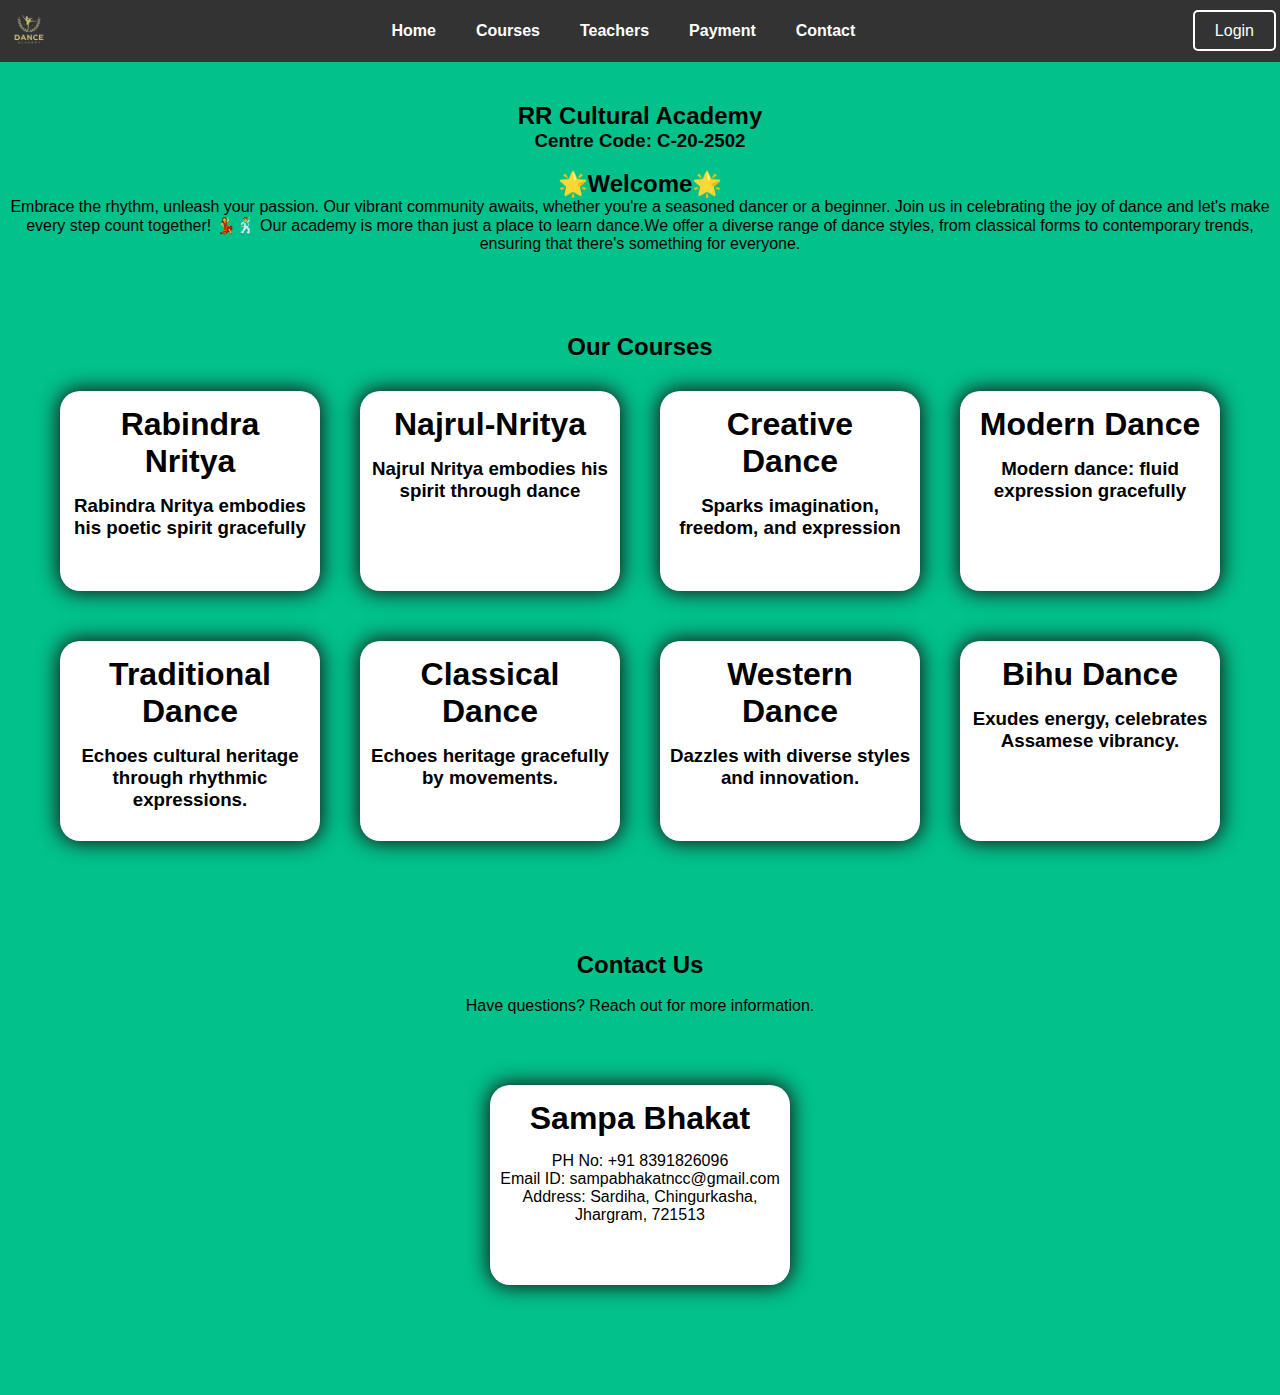
<file: index.html>
<!DOCTYPE html>
<html lang="en">
<head>
    <meta charset="UTF-8">
    <meta name="viewport" content="width=device-width, initial-scale=1.0">
    <link rel="stylesheet" href="index.css">
    <title>RRCA</title>
</head>
<body>
    <header>
        <div class="container-nav">
            <div class="logo">
                <img src="logo1.png" alt="Logo">
            </div>
            <nav>
                <ul>
                    <li><a href="index.html">Home</a></li>
                    <li><a href="courses.html">Courses</a></li>
                    <li><a href="teachers.html">Teachers</a></li>
                    <li><a href="https://docs.google.com/spreadsheets/d/1xLHxMM82kMmBzHKBM17KeCChuAJcncMz1wWeoNWw424/edit?usp=sharing">Payment</a></li>
                    <li><a href="#contact">Contact</a></li>
                </ul>
            </nav>
            <div class="login">
                <a href="https://forms.gle/rZGW3jr6ahELB1VK9">Login</a>
            </div>
        </div>
    </header>


    <section id="home">
            <h2>RR Cultural Academy</h2>
            <h3>Centre Code: C-20-2502</h3><br>
            <h2>🌟Welcome🌟</h2>
            <p>Embrace the rhythm, unleash your passion. Our vibrant community awaits, whether you're a seasoned dancer or a beginner. Join us in celebrating the joy of dance and let's make every step count together! 💃🕺 
            Our academy is more than just a place to learn dance.We offer a diverse range of dance styles, from classical forms to contemporary trends, ensuring that there's something for everyone. </p>
        
    </section>
    <section>
    <h2> Our Courses</h2>
    <div class="container">
        <div class="box">
                <h1 style="text-align:center; "> Rabindra Nritya</h1>
                <h3>Rabindra Nritya embodies his poetic spirit gracefully</h3>
        </div>
        <div class="box">
            <h1 style="text-align:center; "> Najrul-Nritya</h1>
            <h3>Najrul Nritya embodies his spirit through dance</h3>
        </div>
        <div class="box">
            <h1 style="text-align:center; "> Creative Dance</h1>
            <h3>Sparks imagination, freedom, and expression</h3>
        </div>
        <div class="box">
            <h1 style="text-align:center; "> Modern Dance</h1>
            <h3>Modern dance: fluid expression gracefully</h3>
        </div>
    </div>
    <div class="container">
        <div class="box">
            <h1 style="text-align:center; "> Traditional Dance</h1>
            <h3>Echoes cultural heritage through rhythmic expressions.</h3>
        </div>
        <div class="box">
                <h1 style="text-align:center; "> Classical Dance</h1>
                <h3>Echoes heritage gracefully by movements.</h3>
        </div>
        <div class="box">
            <h1 style="text-align:center; "> Western Dance</h1>
            <h3>Dazzles with diverse styles and innovation.</h3>
        </div>
        <div class="box">
            <h1 style="text-align:center; "> Bihu Dance</h1>
            <h3>Exudes energy, celebrates Assamese vibrancy.</h3>
        </div>
    </div>
    </section>


    <section id="contact">
        <h2>Contact Us</h2><br>
        <p>Have questions? Reach out for more information.</p>
        <section>
        <div class="container">
           <div class="box">
                <h1 style="text-align:center; ">Sampa Bhakat</h1>
                <p>PH No: +91 8391826096</p>
                <p>Email ID: sampabhakatncc@gmail.com</p>
                <p>Address: Sardiha, Chingurkasha, Jhargram, 721513</p>
           </div>
        </div>
        </section>
    </section>
</body>
</html>
</file>
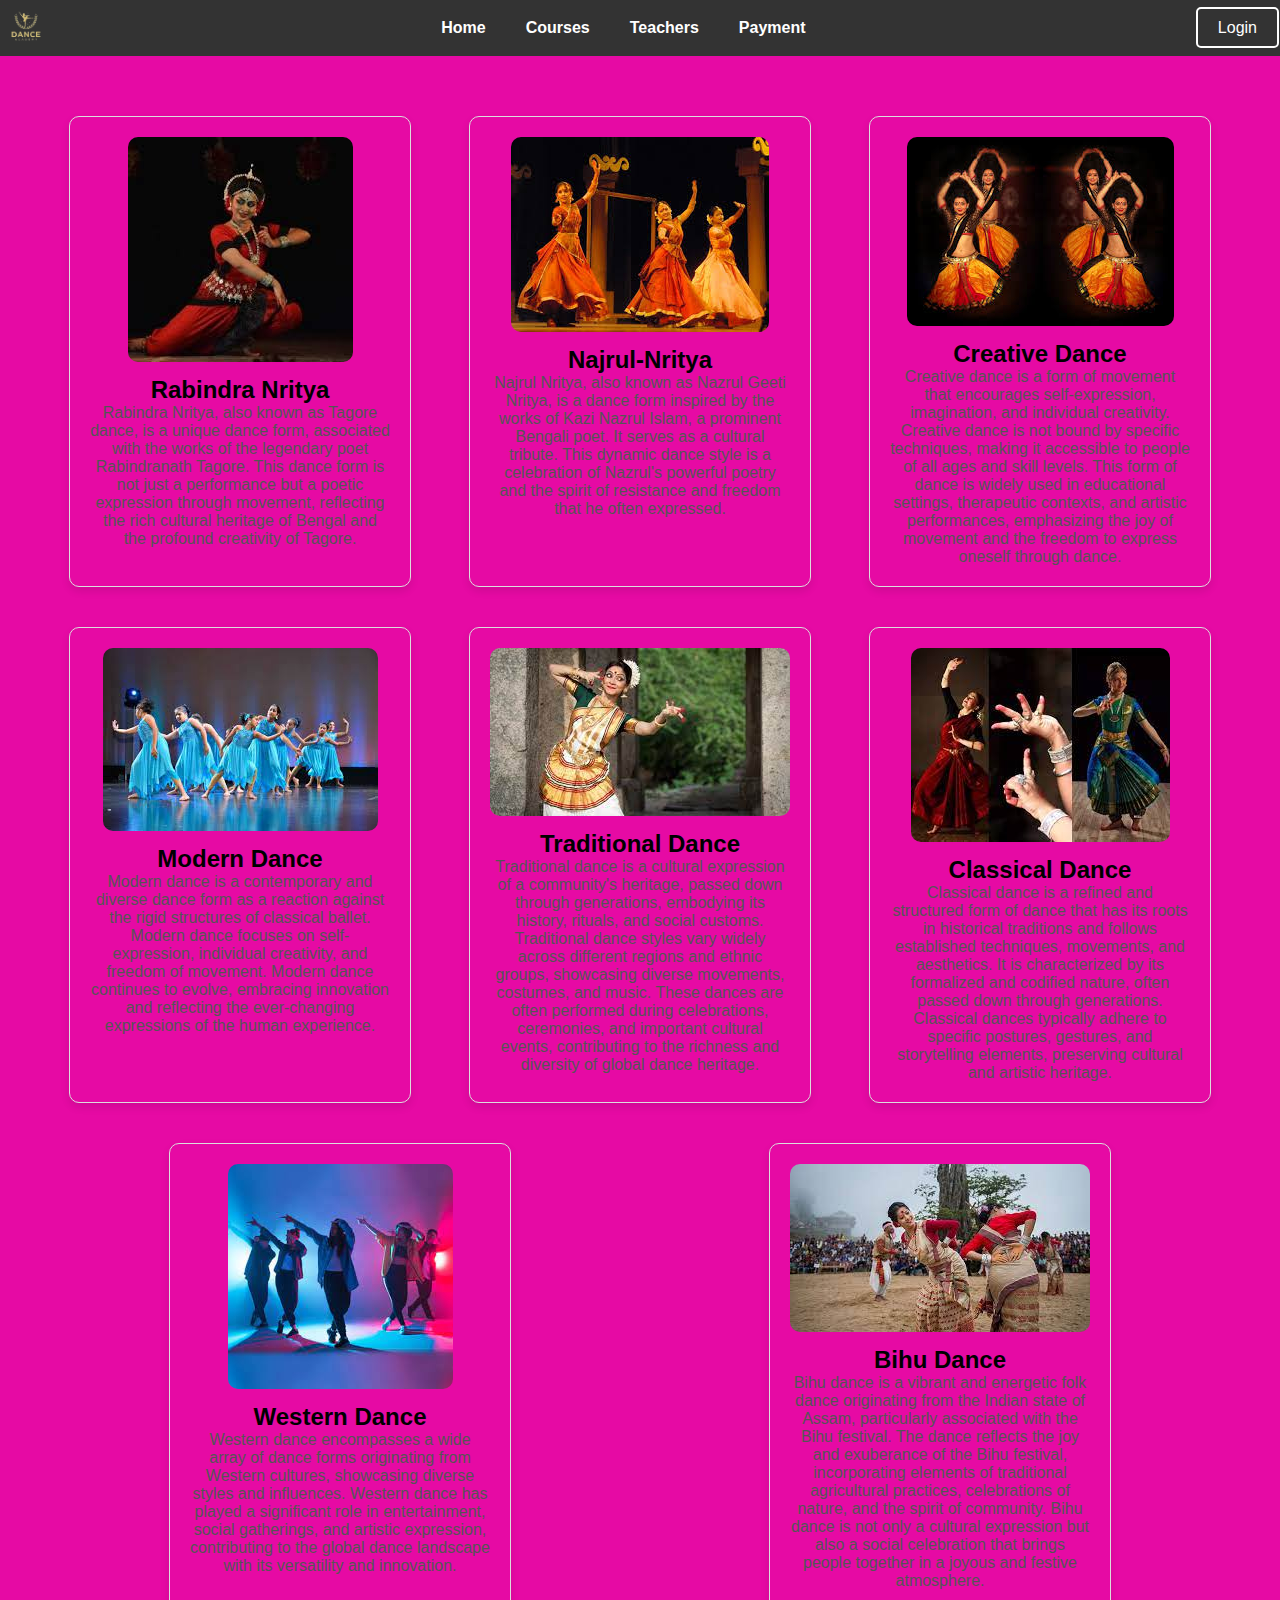
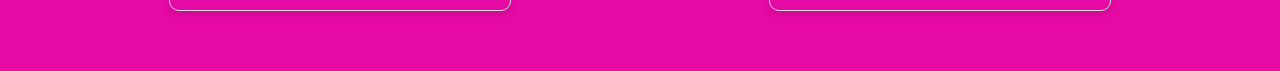
<file: courses.html>
<!DOCTYPE html>
<html lang="en">
<head>
    <meta charset="UTF-8">
    <meta name="viewport" content="width=device-width, initial-scale=1.0">
    <link rel="stylesheet" href="courses.css">
    <title>Courses</title>
</head>
<body>
    <header>
        <div class="container-nav">
            <div class="logo">
                <img src="logo1.png" alt="Logo">
            </div>
            <nav>
                <ul>
                    <li><a href="index.html">Home</a></li>
                    <li><a href="courses.html">Courses</a></li>
                    <li><a href="teachers.html">Teachers</a></li>
                    <li><a href="https://docs.google.com/spreadsheets/d/1xLHxMM82kMmBzHKBM17KeCChuAJcncMz1wWeoNWw424/edit?usp=sharing">Payment</a></li>
                </ul>
            </nav>
            <div class="login">
                <a href="https://forms.gle/rZGW3jr6ahELB1VK9">Login</a>
            </div>
        </div>
    </header>


    <section class="courses">
        <div class="course">
            <img src="rabindra.jpeg"  alt="Course 1">
            <h2>Rabindra Nritya</h2>
            <p>Rabindra Nritya, also known as Tagore dance, is a unique dance form, associated with the works of the legendary poet Rabindranath Tagore. This dance form is not just a performance but a poetic expression through movement, reflecting the rich cultural heritage of Bengal and the profound creativity of Tagore.</p>
        </div>

        <div class="course">
            <img src="najrul.jpeg" alt="Course 2">
            <h2>Najrul-Nritya</h2>
            <p>Najrul Nritya, also known as Nazrul Geeti Nritya, is a dance form inspired by the works of Kazi Nazrul Islam, a prominent Bengali poet. It serves as a cultural tribute. This dynamic dance style is a celebration of Nazrul's powerful poetry and the spirit of resistance and freedom that he often expressed.</p>
        </div>

        <div class="course">
            <img src="creative.jpeg" alt="Course 2">
            <h2>Creative Dance</h2>
            <p>Creative dance is a form of movement that encourages self-expression, imagination, and individual creativity. Creative dance is not bound by specific techniques, making it accessible to people of all ages and skill levels. This form of dance is widely used in educational settings, therapeutic contexts, and artistic performances, emphasizing the joy of movement and the freedom to express oneself through dance.
            </p>
        </div>

        <div class="course">
            <img src="moden.jpeg" alt="Course 2">
            <h2>Modern Dance</h2>
            <p>Modern dance is a contemporary and diverse dance form as a reaction against the rigid structures of classical ballet. Modern dance focuses on self-expression, individual creativity, and freedom of movement. Modern dance continues to evolve, embracing innovation and reflecting the ever-changing expressions of the human experience.</p>
        </div>

        <div class="course">
            <img src="traditional.jpeg" alt="Course 2">
            <h2>Traditional Dance</h2>
            <p>Traditional dance is a cultural expression of a community's heritage, passed down through generations, embodying its history, rituals, and social customs. Traditional dance styles vary widely across different regions and ethnic groups, showcasing diverse movements, costumes, and music. These dances are often performed during celebrations, ceremonies, and important cultural events, contributing to the richness and diversity of global dance heritage.</p>
        </div>

        <div class="course">
            <img src="classical.jpeg" alt="Course 2">
            <h2>Classical Dance</h2>
            <p>Classical dance is a refined and structured form of dance that has its roots in historical traditions and follows established techniques, movements, and aesthetics. It is characterized by its formalized and codified nature, often passed down through generations. Classical dances typically adhere to specific postures, gestures, and storytelling elements, preserving cultural and artistic heritage.</p>
        </div>

        <div class="course">
            <img src="western.jpeg" alt="Course 2">
            <h2>Western Dance</h2>
            <p>Western dance encompasses a wide array of dance forms originating from Western cultures, showcasing diverse styles and influences. Western dance has played a significant role in entertainment, social gatherings, and artistic expression, contributing to the global dance landscape with its versatility and innovation.
            </p>
        </div>
        <div class="course">
            <img src="bihu.jpeg" alt="Course 2">
            <h2>Bihu Dance</h2>
            <p>Bihu dance is a vibrant and energetic folk dance originating from the Indian state of Assam, particularly associated with the Bihu festival. The dance reflects the joy and exuberance of the Bihu festival, incorporating elements of traditional agricultural practices, celebrations of nature, and the spirit of community. Bihu dance is not only a cultural expression but also a social celebration that brings people together in a joyous and festive atmosphere.
            </p>
        </div>
        <!-- Repeat the block above for each subject -->
    </section>
</body>
</html>
</file>
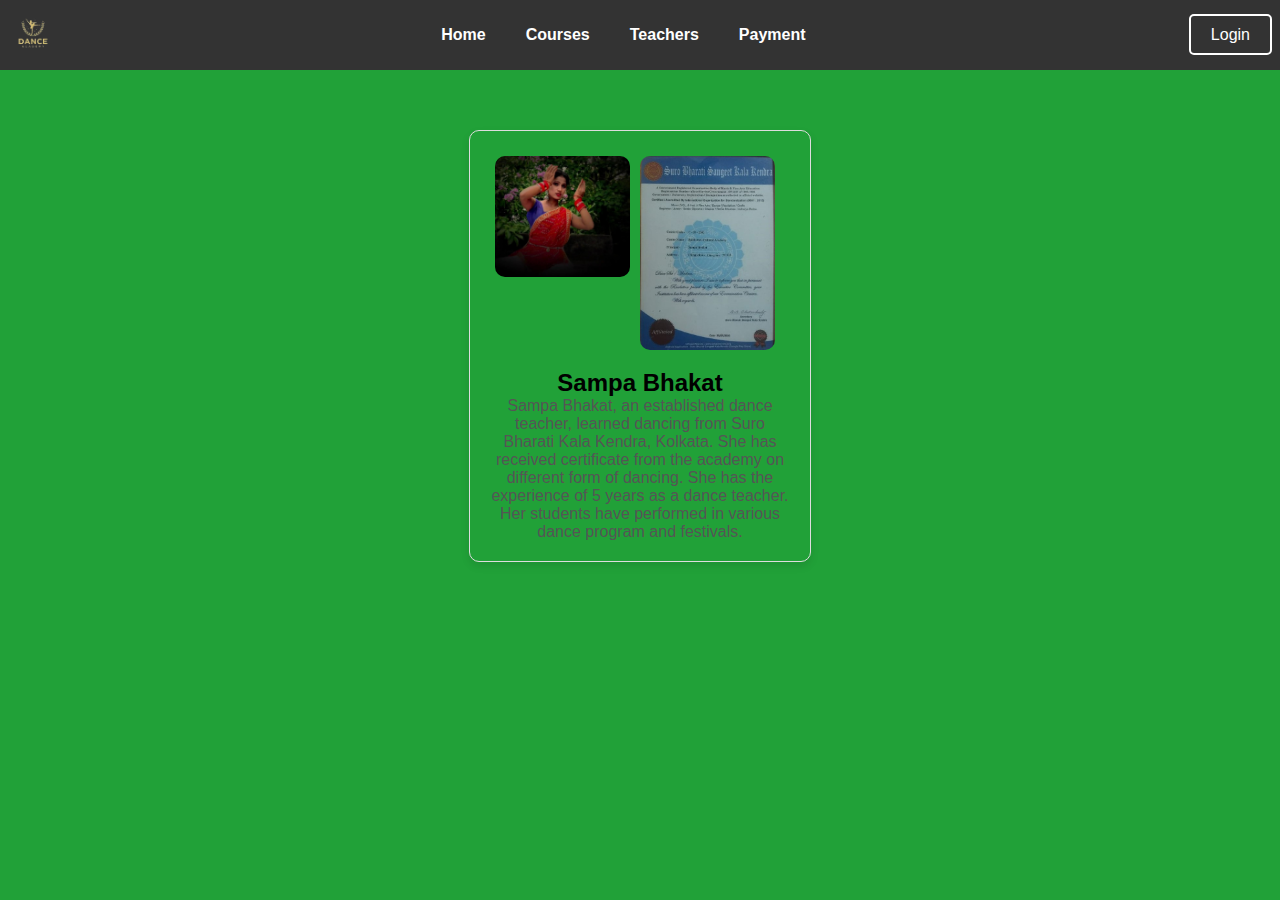
<file: teachers.html>
<!DOCTYPE html>
<html lang="en">
<head>
    <meta charset="UTF-8">
    <meta name="viewport" content="width=device-width, initial-scale=1.0">
    <link rel="stylesheet" href="teachers.css">
    <title>Teachers</title>
</head>
<body>
    <header>
        <div class="container-nav">
            <div class="logo">
                <img src="logo1.png" alt="Logo">
            </div>
            <nav>
                <ul>
                    <li><a href="index.html">Home</a></li>
                    <li><a href="courses.html">Courses</a></li>
                    <li><a href="#teachers">Teachers</a></li>
                    <li><a href="https://docs.google.com/spreadsheets/d/1xLHxMM82kMmBzHKBM17KeCChuAJcncMz1wWeoNWw424/edit?usp=sharing">Payment</a></li>
                </ul>
            </nav>
            <div class="login">
                <a href="https://forms.gle/rZGW3jr6ahELB1VK9">Login</a>
            </div>
        </div>
    </header>


    <section class="courses">
        <div class="course">
            <div class="row">
                <div class="column">
                    <img src="dp.jpg" alt="Course 1">
                </div>
                <div class="column">
                    <img src="certificate.jpg" alt="Course 1">
                </div>
            </div>
            <h2>Sampa Bhakat</h2>
            <p>Sampa Bhakat, an established dance teacher, learned dancing from Suro Bharati Kala Kendra, Kolkata. She has received certificate from the academy on different form of dancing. She has the experience of 5 years as a dance teacher. Her students have performed in various dance program and festivals.</p>
        </div>
    </section>
</body>
</html>
</file>
<file: index.css>
*{
    margin: 0;
    padding: 0;
    font-family: 'Roboto', sans-serif;
  
}

/*start of nav bar*/
body {
    margin: 0;

    font-family: 'Arial', sans-serif;
}

.container-nav {
    display: flex;
    justify-content: space-between;
    align-items: center;
    padding: 4px;
    background-color: #333;
}

.logo img {
    max-height: 50px;
}

nav ul {
    list-style: none;
    margin: 0;
    padding: 0;
    display: flex;
    justify-content: center;
    
}

nav li {
    
    margin: 0 20px;
}

nav a {
    text-decoration: none;
    color: #fff;
    font-weight: bold;
    font-size: 16px;
    
}
nav a:hover{
    color: #cffd04;
}
.login a {
    text-decoration: none;
    color: #fff;
    padding: 10px 20px;
    border: 2px solid #fff;
    border-radius: 5px;
    transition: background-color 0.3s ease-in-out;
}

.login a:hover {
    background-color: #fff;
    color: #333;
}

footer {
    background-color: #333;
    color: #fff;
    text-align: center;
    padding: 10px;
}
/* end of nav bar */

body {
    margin: 0;
    font-family: 'Arial', sans-serif;
    background: #02c18b;
}

.container {
    max-width: 1200px;
    margin: 0 auto;
    padding: 20px;
    display:flex;
    justify-content: center;
    margin: 10px auto;
    
}


section {
    padding: 40px 0;
}
h1{
    padding: 15px;
}
section h2 {
    text-align: center;
}
section h3 {
    text-align: center;
}
p{
    text-align: center;
}

.course, .teacher {
    text-align: center;
    margin-bottom: 40px;
}
/* courses */

.box{
    width: 300px;
    height: 200px;
    border-radius: 20px;
    margin: 0 20px;
    box-shadow:  0 0 20px 2px rgb(23, 22, 22);
    transition: 1s;
    border: 10px #333;
    background: #fff;

}
.box img{
    display: block;
    width: 90%;
    border-radius: 5px;
    margin: 12px;
}
.box:hover{
    transform: scale(1.3);
    z-index: 2;

}
</file>
<file: courses.css>
/*start of nav bar*/
*{
    margin: 0;
    padding: 0;
    font-family: 'Roboto', sans-serif;
  
}
body {
    margin: 0;
    font-family: 'Arial', sans-serif;
    background: #e60aa4;
}

.container-nav {
    display: flex;
    justify-content: space-between;
    align-items: center;
    padding: 0;
    background-color: #333;
}

.logo img {
    max-height: 50px;
}

nav ul {
    list-style: none;
    margin: 0;
    padding: 0;
    display: flex;
    justify-content: center;
}

nav li {
    margin: 0 20px;
}

nav a {
    text-decoration: none;
    color: #fff;
    font-weight: bold;
    font-size: 16px;
}
nav a:hover{
    color: #cffd04;
}
.login a {
    text-decoration: none;
    color: #fff;
    padding: 10px 20px;
    border: 2px solid #fff;
    border-radius: 5px;
    transition: background-color 0.3s ease-in-out;
}

.login a:hover {
    background-color: #fff;
    color: #333;
}
/* end of nav bar */



body {
    margin: 0;
    font-family: 'Arial', sans-serif;
}

header {
    background-color: #333;
    color: #fff;
    text-align: center;
    padding: 1px;
}

section.courses {
    display: flex;
    flex-wrap: wrap;
    justify-content: space-around;
    padding: 40px;
}

.course {
    max-width: 300px;
    margin: 20px;
    padding: 20px;
    border: 1px solid #ddd;
    border-radius: 10px;
    box-shadow: 0 4px 8px rgba(0, 0, 0, 0.1);
    text-align: center;
    transition: transform 0.3s ease-in-out;
}

.course:hover {
    transform: scale(1.05);
}

.course img {
    max-width: 100%;
    border-radius: 10px;
    margin-bottom: 10px;
}

.course h2 {
    margin: 0;
}

.course p {
    color: #555;
}

.course a {
    display: block;
    margin-top: 15px;
    background-color: #333;
    color: #fff;
    text-decoration: none;
    padding: 10px;
    border-radius: 5px;
}

.course a:hover {
    background-color: #555;
}
</file>
<file: teachers.css>
*{
    margin: 0;
    padding: 0;
    font-family: 'Roboto', sans-serif;
}
/*start of nav bar*/
body {
    margin: 0;
    font-family: 'Arial', sans-serif;
    background: #333;
}

.container-nav {
    display: flex;
    justify-content: space-between;
    align-items: center;
    padding: 0;
    background-color: #333;
}

.logo img {
    max-height: 50px;
}

nav ul {
    list-style: none;
    margin: 0;
    padding: 0;
    display: flex;
    justify-content: center;
}

nav li {
    margin: 0 20px;
}

nav a {
    text-decoration: none;
    color: #fff;
    font-weight: bold;
    font-size: 16px;
}
nav a:hover{
    color: #cffd04;
}
.login a {
    text-decoration: none;
    color: #fff;
    padding: 10px 20px;
    border: 2px solid #fff;
    border-radius: 5px;
    transition: background-color 0.3s ease-in-out;
}

.login a:hover {
    background-color: #fff;
    color: #333;
}
/* end of nav bar */



body {
    margin: 0;
    font-family: 'Arial', sans-serif;
    background: #21a138;
}

header {
    background-color: #333;
    color: #fff;
    text-align: center;
    padding: 8px;
}

section.courses {
    display: flex;
    flex-wrap: wrap;
    justify-content: space-around;
    padding: 40px;
}

.course {
    max-width: 300px;
    margin: 20px;
    padding: 20px;
    border: 1px solid #ddd;
    border-radius: 10px;
    box-shadow: 0 4px 8px rgba(0, 0, 0, 0.1);
    text-align: center;
    transition: transform 0.3s ease-in-out;
}

.course:hover {
    transform: scale(1.05);
}

.course img {
    max-width: 100%;
    border-radius: 10px;
    margin-bottom: 10px;
}

.course h2 {
    margin: 0;
}

.course p {
    color: #555;
}

.course a {
    display: block;
    margin-top: 15px;
    background-color: #333;
    color: #fff;
    text-decoration: none;
    padding: 10px;
    border-radius: 5px;
}

.column{
    float: left;
    width: 45%;
    padding: 5px;
}
.row::after{
    content: "";
  clear: both;
  display: table;
}
.course a:hover {
    background-color: #555;
}
</file>
